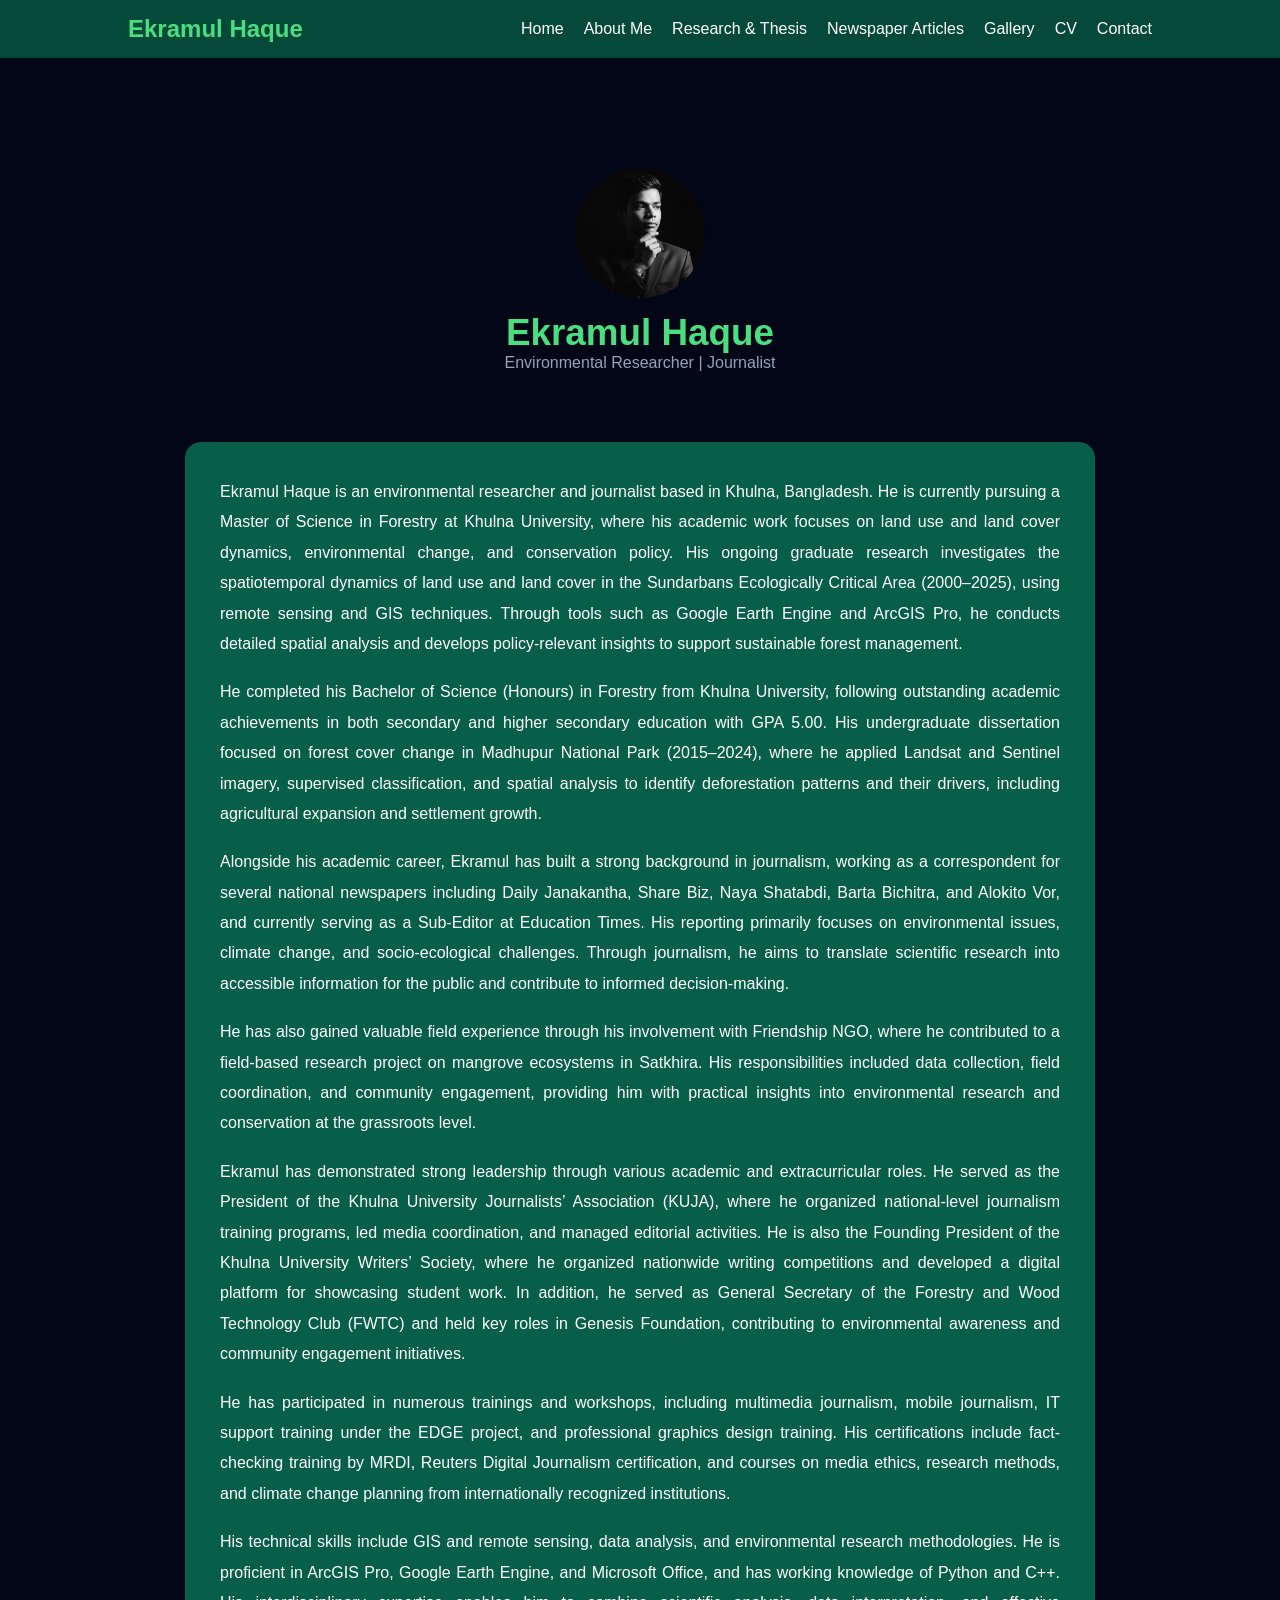
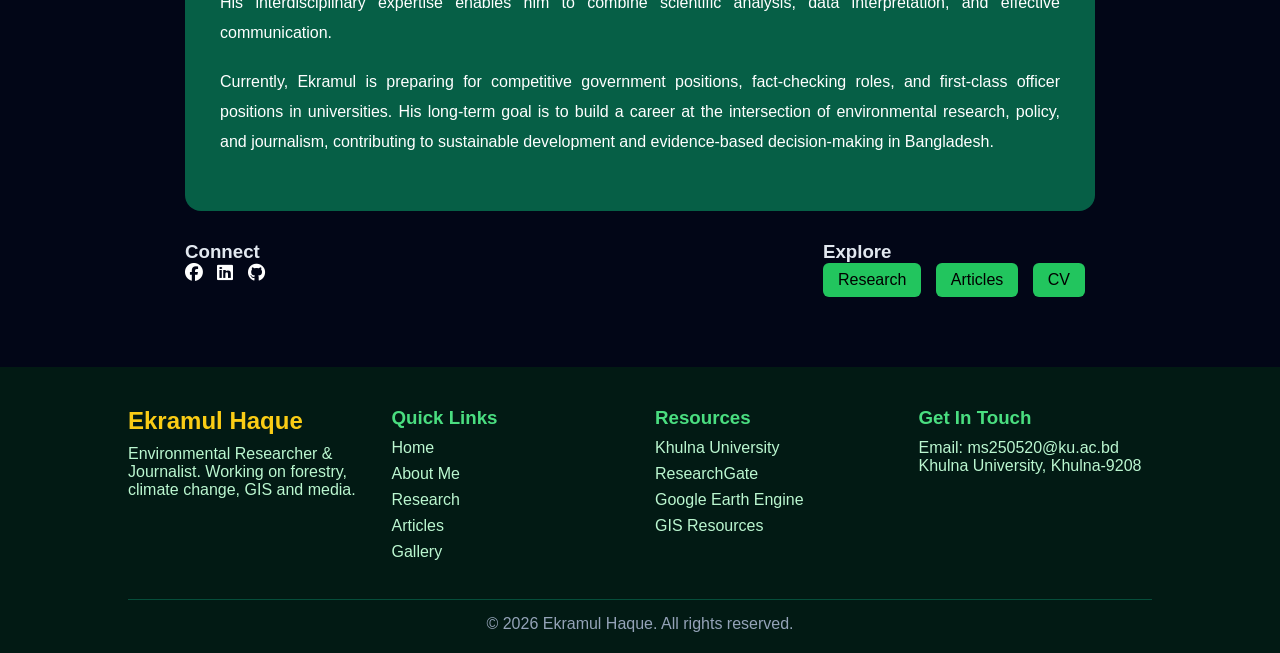
<file: about.html>
<!DOCTYPE html>
<html lang="en">
<head>
<meta charset="UTF-8">
<meta name="viewport" content="width=device-width, initial-scale=1.0">
<title>About Me</title>

<link rel="stylesheet" href="style.css">
<link href="https://fonts.googleapis.com/css2?family=Nunito:wght@300;400;600&display=swap" rel="stylesheet">
<link href="https://fonts.googleapis.com/css2?family=Inter:wght@300;400;600;700&display=swap" rel="stylesheet">
<link rel="stylesheet" href="https://cdnjs.cloudflare.com/ajax/libs/font-awesome/6.5.0/css/all.min.css">

<style>

body{
margin:0;
font-family:'Poppins',sans-serif;
background:#020617;
color:#e2e8f0;
}

/* CONTAINER */
.container{
max-width:950px;
margin:50px auto;
padding:20px;
}

/* HERO */
.hero{
text-align:center;
margin-bottom:30px;
}

.hero img{
width:130px;
height:130px;
border-radius:50%;
object-fit:cover;
margin-bottom:10px;
}

.hero h1{
margin:0;
color:#4ade80;
}

.hero p{
color:#94a3b8;
}

/* CARD */
.card{
background:#065f46;
padding:35px;
border-radius:16px;
line-height:1.9;
font-size:16px;
}

  .card p{
font-weight:300;   /* paragraph thin */
line-height:1.9;
}

.card{
font-size:16px;
line-height:1.9;
}

h1, h2{
font-weight:600;   /* heading strong */
}
  
.card p{
margin-bottom:18px;
text-align:justify;
}

/* FOOT */
.bottom{
display:flex;
justify-content:space-between;
flex-wrap:wrap;
margin-top:30px;
gap:20px;
}

.social a{
margin-right:10px;
font-size:18px;
color:white;
}

.links a{
display:inline-block;
margin-right:10px;
padding:8px 15px;
background:#22c55e;
color:black;
border-radius:6px;
text-decoration:none;
}

/* MOBILE */
@media(max-width:768px){
.container{padding:15px;}
.card{padding:25px;}
}

</style>

</head>

<body>

<div id="header"></div>

<div class="container">

<!-- HERO -->
<div class="hero">
<img src="images/profile.jpg">
<h1>Ekramul Haque</h1>
<p>Environmental Researcher | Journalist</p>
</div>

<!-- ABOUT TEXT -->
<div class="card">

<p>
Ekramul Haque is an environmental researcher and journalist based in Khulna, Bangladesh. He is currently pursuing a Master of Science in Forestry at Khulna University, where his academic work focuses on land use and land cover dynamics, environmental change, and conservation policy. His ongoing graduate research investigates the spatiotemporal dynamics of land use and land cover in the Sundarbans Ecologically Critical Area (2000–2025), using remote sensing and GIS techniques. Through tools such as Google Earth Engine and ArcGIS Pro, he conducts detailed spatial analysis and develops policy-relevant insights to support sustainable forest management.
</p>

<p>
He completed his Bachelor of Science (Honours) in Forestry from Khulna University, following outstanding academic achievements in both secondary and higher secondary education with GPA 5.00. His undergraduate dissertation focused on forest cover change in Madhupur National Park (2015–2024), where he applied Landsat and Sentinel imagery, supervised classification, and spatial analysis to identify deforestation patterns and their drivers, including agricultural expansion and settlement growth.
</p>

<p>
Alongside his academic career, Ekramul has built a strong background in journalism, working as a correspondent for several national newspapers including Daily Janakantha, Share Biz, Naya Shatabdi, Barta Bichitra, and Alokito Vor, and currently serving as a Sub-Editor at Education Times. His reporting primarily focuses on environmental issues, climate change, and socio-ecological challenges. Through journalism, he aims to translate scientific research into accessible information for the public and contribute to informed decision-making.
</p>

<p>
He has also gained valuable field experience through his involvement with Friendship NGO, where he contributed to a field-based research project on mangrove ecosystems in Satkhira. His responsibilities included data collection, field coordination, and community engagement, providing him with practical insights into environmental research and conservation at the grassroots level.
</p>

<p>
Ekramul has demonstrated strong leadership through various academic and extracurricular roles. He served as the President of the Khulna University Journalists’ Association (KUJA), where he organized national-level journalism training programs, led media coordination, and managed editorial activities. He is also the Founding President of the Khulna University Writers’ Society, where he organized nationwide writing competitions and developed a digital platform for showcasing student work. In addition, he served as General Secretary of the Forestry and Wood Technology Club (FWTC) and held key roles in Genesis Foundation, contributing to environmental awareness and community engagement initiatives.
</p>

<p>
He has participated in numerous trainings and workshops, including multimedia journalism, mobile journalism, IT support training under the EDGE project, and professional graphics design training. His certifications include fact-checking training by MRDI, Reuters Digital Journalism certification, and courses on media ethics, research methods, and climate change planning from internationally recognized institutions.
</p>

<p>
His technical skills include GIS and remote sensing, data analysis, and environmental research methodologies. He is proficient in ArcGIS Pro, Google Earth Engine, and Microsoft Office, and has working knowledge of Python and C++. His interdisciplinary expertise enables him to combine scientific analysis, data interpretation, and effective communication.
</p>

<p>
Currently, Ekramul is preparing for competitive government positions, fact-checking roles, and first-class officer positions in universities. His long-term goal is to build a career at the intersection of environmental research, policy, and journalism, contributing to sustainable development and evidence-based decision-making in Bangladesh.
</p>

</div>

<!-- FOOT -->
<div class="bottom">

<div class="social">
<h3>Connect</h3>
<a href="#"><i class="fab fa-facebook"></i></a>
<a href="#"><i class="fab fa-linkedin"></i></a>
<a href="#"><i class="fab fa-github"></i></a>
</div>

<div class="links">
<h3>Explore</h3>
<a href="research.html">Research</a>
<a href="articles.html">Articles</a>
<a href="cv.html">CV</a>
</div>

</div>

</div>

<div id="footer"></div>

<script src="header.js"></script>

</body>
</html>
</file>
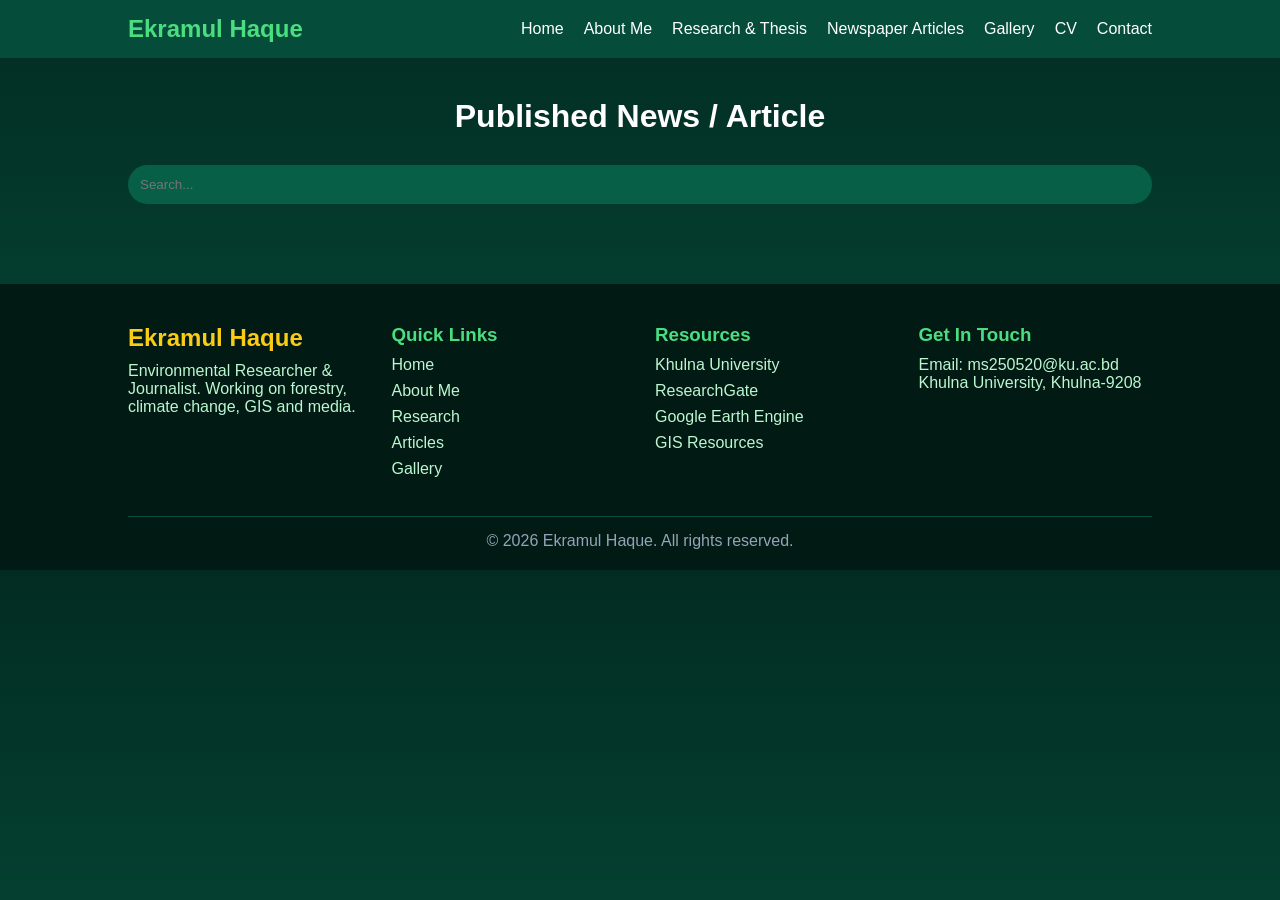
<file: articles.html>
<!DOCTYPE html>
<html lang="bn">
<head>
<meta charset="UTF-8">
<meta name="viewport" content="width=device-width, initial-scale=1.0">

<title>Articles</title>

<link rel="stylesheet" href="style.css">

<!-- ✅ SolaimanLipi Font -->
<link href="https://fonts.maateen.me/solaiman-lipi/font.css" rel="stylesheet">

<style>

body{
font-family: 'SolaimanLipi', sans-serif;
}

/* SEARCH */
#search{
width:100%;
padding:12px;
margin-bottom:20px;
background:#065f46;
color:white;
border:none;
border-radius:25px;
}

/* CATEGORY */
.categories{
display:flex;
gap:10px;
flex-wrap:wrap;
margin-bottom:20px;
}

.cat-btn{
padding:6px 14px;
background:#064e3b;
border-radius:20px;
cursor:pointer;
color:white;
}

.cat-btn:hover{
background:#22c55e;
color:black;
}

/* GRID */
.gallery{
display:grid;
grid-template-columns:repeat(auto-fit,minmax(250px,1fr));
gap:20px;
}

/* CARD */
.card{
background:#065f46;
border-radius:12px;
overflow:hidden;
cursor:pointer;
color:white;
}

.card img{
width:100%;
height:220px;
object-fit:contain; /* 🔥 full image visible */
background:#022c22;
}

.card-body{
padding:12px;
line-height:1.5;
}

/* MODAL */
.modal{
position:fixed;
top:0;left:0;
width:100%;height:100%;
background:rgba(0,0,0,0.9);
display:none;
justify-content:center;
align-items:center;
z-index:9999;
}

.modal-content{
padding:25px;
border-radius:12px;
width:90%;
max-width:900px;
max-height:90vh;
overflow:auto;
line-height:1.8;
font-size:17px;
}

/* 🎨 CATEGORY COLORS (ONLY MODAL) */
.modal-content.campus{
background:#7dd3fc;
color:#022c22; /* 🔥 dark text */
}

.modal-content.environment{
background:#064e3b;
color:white;
}

.modal-content.features{
background:#7c3aed;
color:white;
}

.modal-content.country{
background:#7c3aed;
color:white;
}

.modal-content.khulna{
background:#92400e;
color:white;
}

.modal-content.default{
background:#022c22;
color:white;
}

.modal img{
width:100%;
max-height:420px;
object-fit:contain;
margin:15px 0;
}

/* CLOSE */
.close{
position:absolute;
top:20px;
right:30px;
font-size:32px;
color:white;
cursor:pointer;
}

/* BUTTON */
.btn{
display:inline-block;
margin:12px 10px 0 0;
padding:10px 18px;
background:#22c55e;
color:black;
border-radius:8px;
text-decoration:none;
font-size:15px;
}

</style>

</head>

<body>

<div id="header"></div>

<div class="container">

<h1 style="text-align:center">Published News / Article</h1>

<input id="search" placeholder="Search...">

<div id="categories" class="categories"></div>

<div id="articles" class="gallery"></div>

</div>

<!-- MODAL -->
<div id="modal" class="modal">
<span class="close" onclick="closeModal()">✖</span>
<div id="modalContent" class="modal-content"></div>
</div>

<div id="footer"></div>

<script>

const spaceId = "ca2wujfe3emd";
const accessToken = "e44CFNyOf4TaY2Qnze4Vr18ny7EGnPR9XYH-9oemanQ";

/* FETCH */
fetch(`https://cdn.contentful.com/spaces/${spaceId}/entries?access_token=${accessToken}&content_type=newsArticles&include=2`)
.then(res=>res.json())
.then(data=>{

let items=data.items;
let assets=data.includes.Asset;

let assetMap={};
assets.forEach(a=>{
assetMap[a.sys.id]="https:"+a.fields.file.url;
});

let all=[];
let categories=new Set();

items.forEach(i=>{

let f=i.fields;

let content=parseRichText(f.content);

let obj={
title:f.title,
writer:f.writer,
category:f.category,
newspaper:f.newspaper,
date:f.date,
image: assetMap[f.photo.sys.id],
content:content,
source:f.source,
archive:f.archive
};

all.push(obj);
categories.add(obj.category);
});

/* CATEGORY BUTTON */
let catDiv=document.getElementById("categories");

let allBtn=document.createElement("div");
allBtn.innerText="All";
allBtn.className="cat-btn";
allBtn.onclick=()=>render(all);
catDiv.appendChild(allBtn);

[...categories].forEach(c=>{
let btn=document.createElement("div");
btn.innerText=c;
btn.className="cat-btn";

btn.onclick=()=>{
render(all.filter(i=>i.category===c));
};

catDiv.appendChild(btn);
});

render(all);

/* SEARCH */
document.getElementById("search").addEventListener("keyup",function(){

let v=this.value.toLowerCase();

render(all.filter(i=>
i.title.toLowerCase().includes(v)
));

});

});

/* RICH TEXT FIX */
function parseRichText(rich){

if(!rich) return "";

return rich.content.map(block=>{
return block.content.map(t=>t.value).join("");
}).join("<br><br>");

}

/* COLOR */
function getColor(c){

c=c.toLowerCase();

if(c==="campus") return "campus";
if(c==="environment") return "environment";
if(c==="features") return "features";
if(c==="khulna") return "khulna";

return "default";

}

/* RENDER */
function render(list){

let container=document.getElementById("articles");
container.innerHTML="";

list.forEach(i=>{

let div=document.createElement("div");
div.className="card";

div.innerHTML=`
<img src="${i.image}">
<div class="card-body">
<b>${i.title}</b><br>
${i.newspaper} | ${i.date}
</div>
`;

div.onclick=()=>openModal(i);

container.appendChild(div);

});

}

/* MODAL */
function openModal(i){

modal.style.display="flex";

/* 🔥 COLOR APPLY */
modalContent.className="modal-content "+getColor(i.category);

modalContent.innerHTML=`

<div>${i.category} (${i.newspaper})</div>

<h2 style="
font-size:32px;
margin:15px 0 12px;
line-height:1.4;
font-weight:bold;
">
${i.title}
</h2>

<div style="
margin-bottom:20px;
font-size:16px;
opacity:0.9;
">
${i.writer} (${i.date})
</div>

<img src="${i.image}">

<p>${i.content}</p>

<a href="${i.source}" target="_blank" class="btn">Source</a>
<a href="${i.archive}" target="_blank" class="btn">Archive</a>

`;

}

function closeModal(){
modal.style.display="none";
}

</script>

<!-- HEADER FOOTER -->
<script src="header.js"></script>

</body>
</html>
</file>
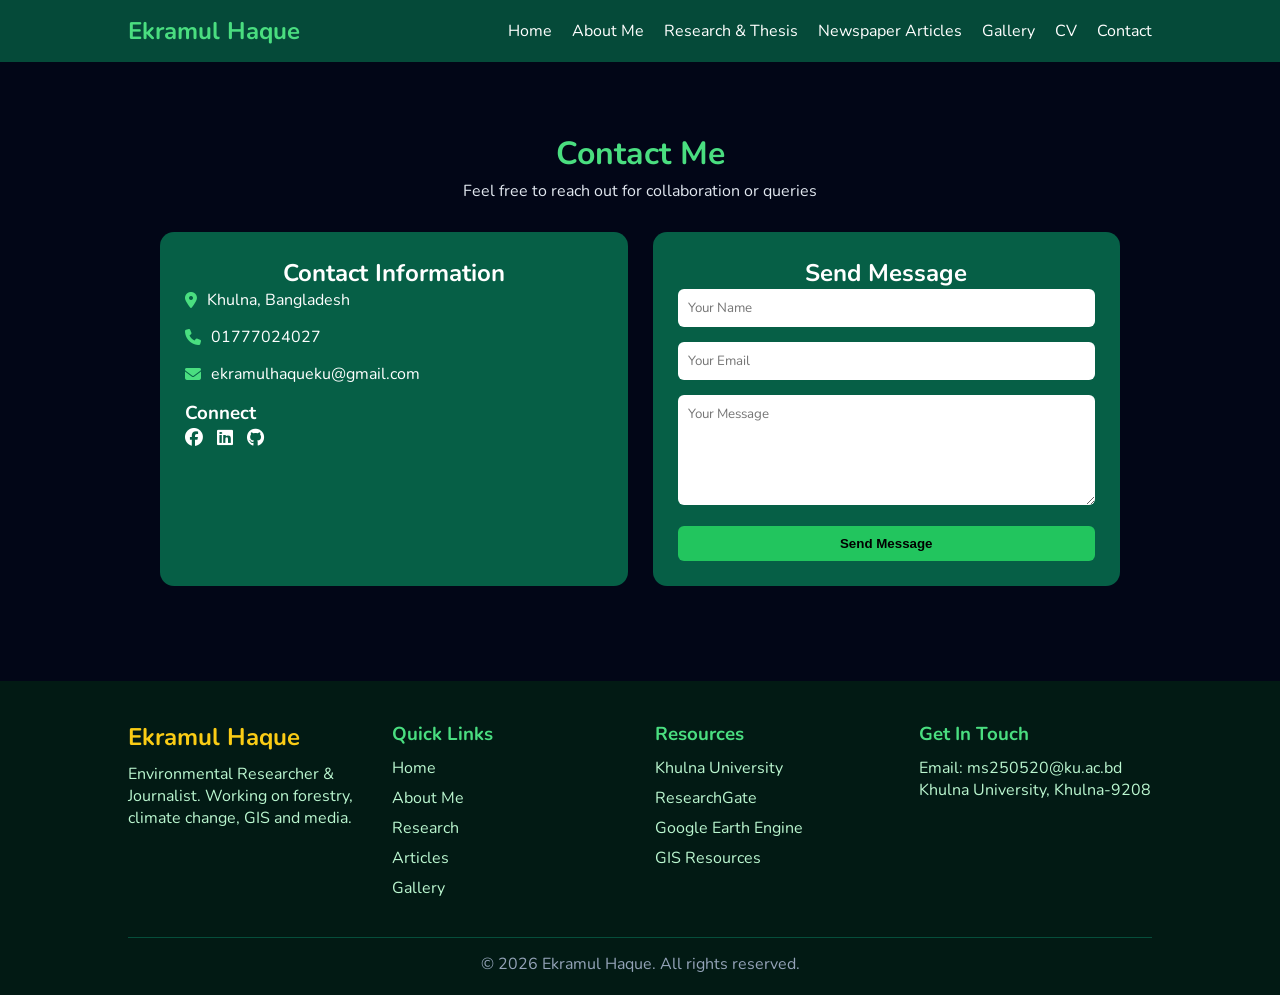
<file: contact.html>
<!DOCTYPE html>
<html lang="en">
<head>
<meta charset="UTF-8">
<meta name="viewport" content="width=device-width, initial-scale=1.0">
<title>Contact</title>

<link rel="stylesheet" href="style.css">

<link href="https://fonts.googleapis.com/css2?family=Nunito:wght@300;400;600&display=swap" rel="stylesheet">
<link rel="stylesheet" href="https://cdnjs.cloudflare.com/ajax/libs/font-awesome/6.5.0/css/all.min.css">

<style>

body{
margin:0;
font-family:'Nunito', sans-serif;
background:#020617;
color:#e2e8f0;
}

/* CONTAINER */
.container{
max-width:1000px;
margin:50px auto;
padding:20px;
}

/* TITLE */
.title{
text-align:center;
margin-bottom:30px;
}

.title h1{
color:#4ade80;
margin-bottom:5px;
}

/* GRID */
.grid{
display:grid;
grid-template-columns:1fr 1fr;
gap:25px;
}

/* CARD */
.card{
background:#065f46;
padding:25px;
border-radius:14px;
}

/* INFO */
.info div{
margin-bottom:15px;
display:flex;
align-items:center;
gap:10px;
}

.info i{
color:#4ade80;
}

/* SOCIAL */
.social a{
margin-right:10px;
font-size:18px;
color:white;
}

/* FORM */
form input, form textarea{
width:100%;
padding:10px;
margin-bottom:15px;
border:none;
border-radius:6px;
outline:none;
font-family:'Nunito', sans-serif;
}

button{
width:100%;
padding:10px;
background:#22c55e;
border:none;
border-radius:6px;
font-weight:600;
cursor:pointer;
}

/* MOBILE */
@media(max-width:768px){
.grid{grid-template-columns:1fr;}
}

</style>

</head>

<body>

<div id="header"></div>

<div class="container">

<!-- TITLE -->
<div class="title">
<h1>Contact Me</h1>
<p>Feel free to reach out for collaboration or queries</p>
</div>

<div class="grid">

<!-- LEFT INFO -->
<div class="card">

<h2>Contact Information</h2>

<div class="info">
<div><i class="fas fa-map-marker-alt"></i> Khulna, Bangladesh</div>
<div><i class="fas fa-phone"></i> 01777024027</div>
<div><i class="fas fa-envelope"></i> ekramulhaqueku@gmail.com</div>
</div>

<h3>Connect</h3>

<div class="social">
<a href="#"><i class="fab fa-facebook"></i></a>
<a href="#"><i class="fab fa-linkedin"></i></a>
<a href="#"><i class="fab fa-github"></i></a>
</div>

</div>

<!-- RIGHT FORM -->
<div class="card">

<h2>Send Message</h2>

<form action="https://formspree.io/f/xjgpaopd" method="POST">

<input type="text" name="name" placeholder="Your Name" required>

<input type="email" name="email" placeholder="Your Email" required>

<textarea name="message" rows="5" placeholder="Your Message" required></textarea>

<button type="submit">Send Message</button>

</form>

</div>

</div>

</div>

<div id="footer"></div>

<script src="header.js"></script>
</body>
</html>
</file>
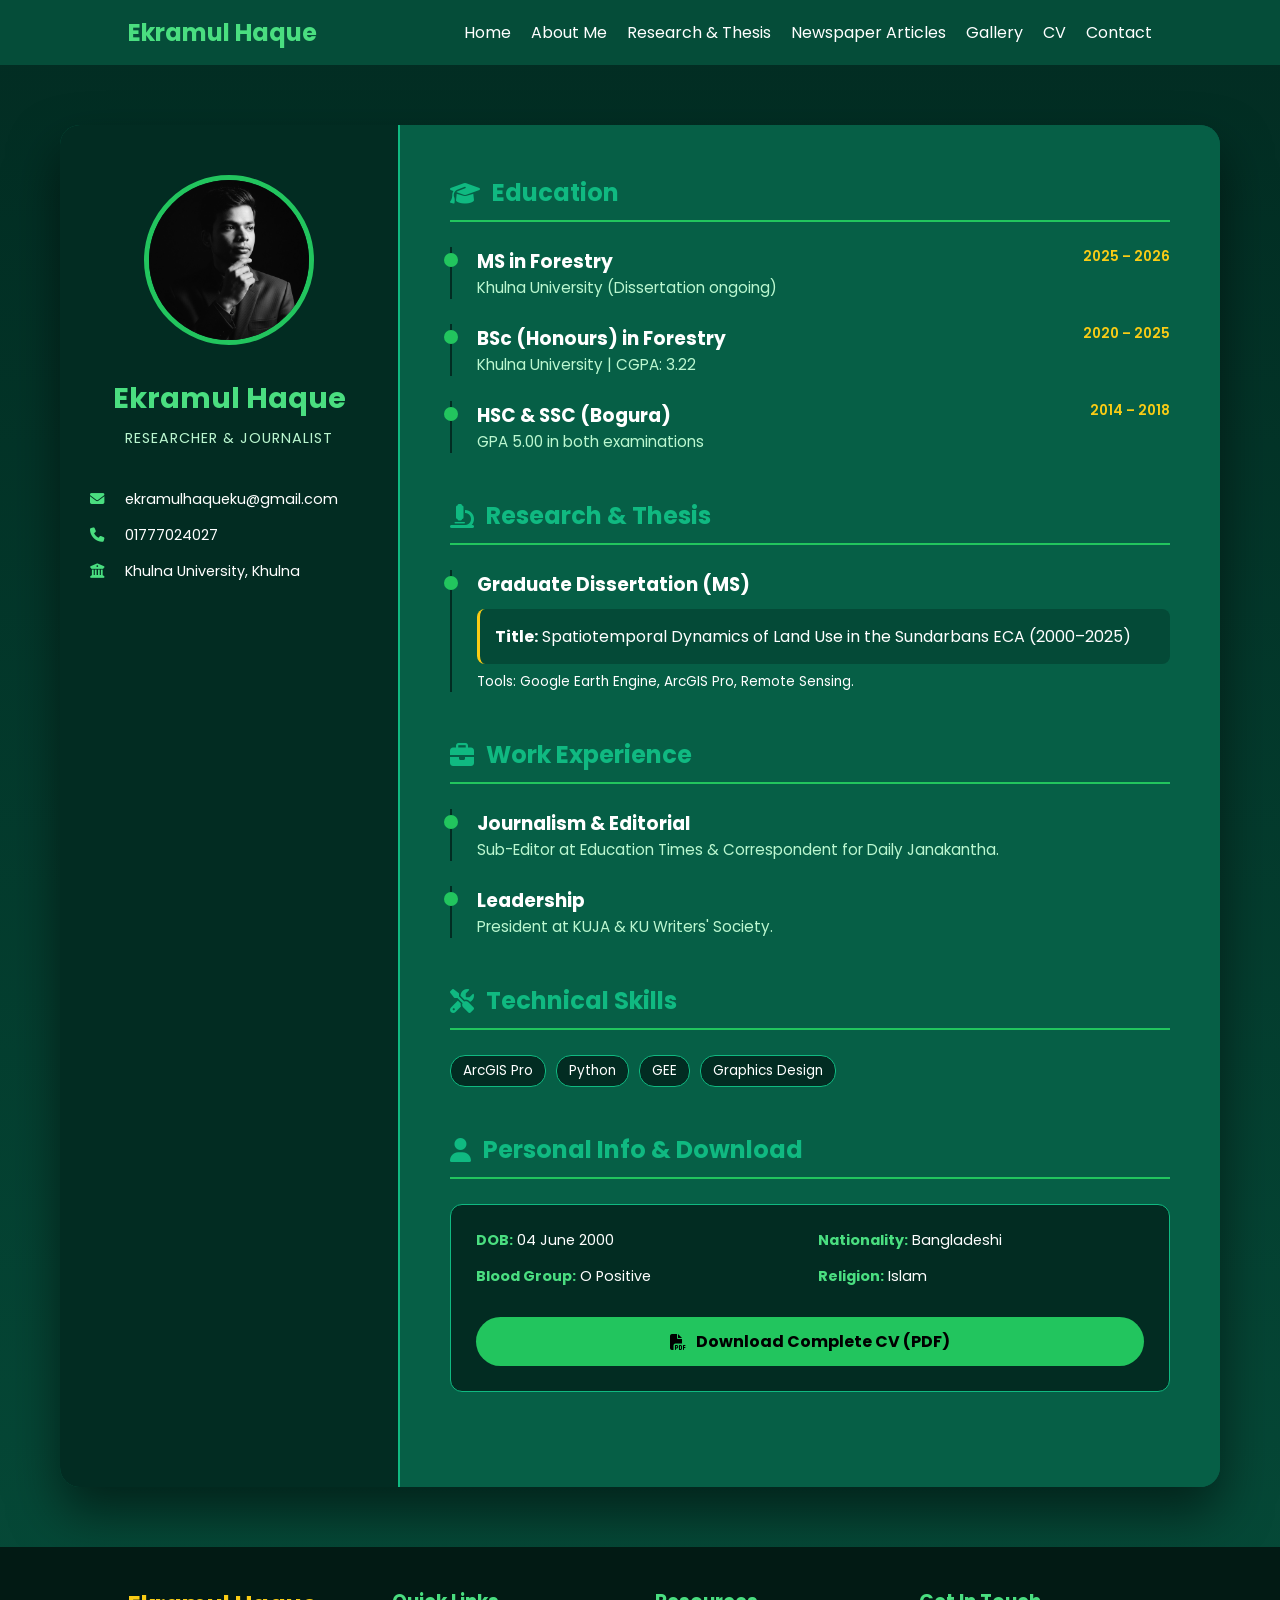
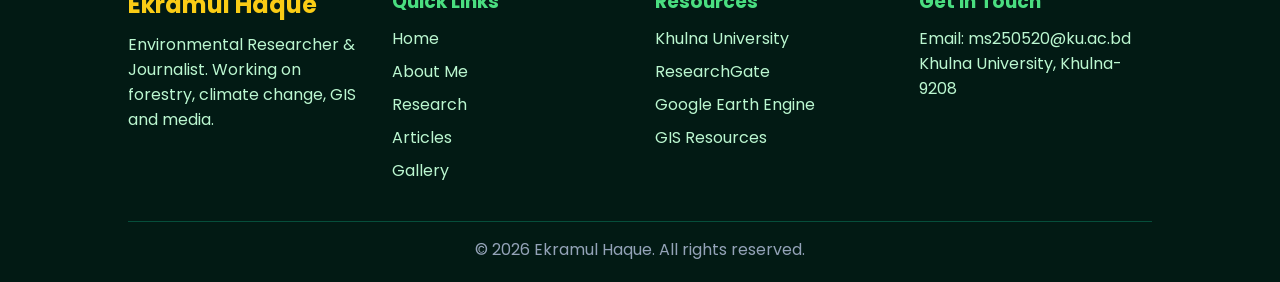
<file: cv.html>
<!DOCTYPE html>
<html lang="en">
<head>
<meta charset="UTF-8">
<meta name="viewport" content="width=device-width, initial-scale=1.0">
<title>CV | Ekramul Haque | Forestry & Journalism Portfolio</title>

<link href="https://fonts.googleapis.com/css2?family=Poppins:wght@300;400;500;600;700&display=swap" rel="stylesheet">
<link rel="stylesheet" href="https://cdnjs.cloudflare.com/ajax/libs/font-awesome/6.5.0/css/all.min.css">
<link rel="stylesheet" href="style.css">

<style>
    /* Ensuring Header & Footer Alignment */
    #header header {
        position: sticky !important;
        top: 0;
        width: 100%;
        display: flex !important;
        justify-content: space-between !important;
        align-items: center !important;
        z-index: 1000;
        background: rgba(6, 78, 59, 0.98) !important;
        padding: 15px 10% !important;
    }

    /* Mobile Menu Fix */
    @media (max-width: 768px) {
        #header nav {
            display: none !important;
            flex-direction: column;
            position: absolute;
            top: 100%;
            right: 10%;
            background: #022c22;
            padding: 15px;
            border-radius: 10px;
            width: 180px;
            border: 1px solid #22c55e;
        }
        #header nav.active { display: flex !important; }
    }

    /* Main CV Layout */
    .cv-section-wrapper {
        max-width: 1200px;
        margin: 60px auto;
        padding: 0 20px;
        font-family: 'Poppins', sans-serif;
    }

    .cv-layout {
        display: grid;
        grid-template-columns: 340px 1fr;
        background: #065f46;
        border-radius: 20px;
        overflow: hidden;
        box-shadow: 0 25px 50px rgba(0,0,0,0.5);
        color: white;
    }

    /* --- SIDEBAR --- */
    .cv-sidebar {
        background: #022c22;
        padding: 50px 30px;
        text-align: center;
        border-right: 2px solid #10b981;
    }

    .cv-sidebar img.profile-pic {
        width: 170px; height: 170px;
        border-radius: 50%; border: 5px solid #22c55e;
        object-fit: cover; margin-bottom: 25px;
    }

    .cv-sidebar h1 { color: #4ade80; font-size: 1.8rem; margin-bottom: 8px; }
    .cv-sidebar .tagline { color: #bbf7d0; font-size: 0.9rem; text-transform: uppercase; letter-spacing: 1px; margin-bottom: 40px; }

    .contact-block { text-align: left; font-size: 0.9rem; }
    .contact-item { display: flex; align-items: center; margin-bottom: 15px; }
    .contact-item i { color: #4ade80; width: 25px; margin-right: 10px; }

    /* --- MAIN CONTENT --- */
    .cv-main { background: #065f46; padding: 50px; }
    .cv-section { margin-bottom: 45px; }
    .cv-section-title {
        color: #10b981; font-size: 1.5rem; border-bottom: 2px solid #22c55e;
        padding-bottom: 10px; margin-bottom: 25px; display: flex; align-items: center; gap: 12px;
    }

    .entry { position: relative; padding-left: 25px; border-left: 2px solid #022c22; margin-bottom: 25px; }
    .entry::before {
        content: ""; position: absolute; left: -8px; top: 6px;
        width: 14px; height: 14px; background: #22c55e; border-radius: 50%;
    }
    .entry-header { display: flex; justify-content: space-between; }
    .entry-date { color: #facc15; font-weight: 600; font-size: 0.85rem; }
    .entry-sub { color: #bbf7d0; font-size: 0.95rem; margin-bottom: 5px; }
    .thesis-block { background: rgba(2, 44, 34, 0.4); padding: 15px; border-radius: 8px; border-left: 3px solid #facc15; margin-top: 10px; }

    /* Personal & Download Bottom Styling */
    .bottom-info-card {
        background: #022c22; padding: 25px; border-radius: 12px;
        margin-top: 20px; border: 1px solid #10b981;
    }
    .p-grid { display: grid; grid-template-columns: 1fr 1fr; gap: 15px; font-size: 0.9rem; }
    .p-grid b { color: #4ade80; }

    .btn-download {
        display: inline-flex; align-items: center; gap: 10px;
        background: #22c55e; color: black; padding: 12px 30px;
        border-radius: 30px; text-decoration: none; font-weight: bold;
        margin-top: 30px; transition: 0.3s; width: 100%; justify-content: center;
    }
    .btn-download:hover { background: #4ade80; transform: translateY(-3px); }

    @media (max-width: 950px) {
        .cv-layout { grid-template-columns: 1fr; }
        .cv-sidebar { border-right: none; border-bottom: 3px solid #10b981; }
        .cv-main { padding: 30px 20px; }
        .p-grid { grid-template-columns: 1fr; }
    }
</style>
</head>

<body>

<div id="header"></div>

<div class="cv-section-wrapper">
    <div class="cv-layout">
        
        <aside class="cv-sidebar">
            <img src="images/profile.jpg" alt="Ekramul Haque" class="profile-pic">
            <h1>Ekramul Haque</h1>
            <p class="tagline">Researcher & Journalist</p>

            <div class="contact-block">
                <div class="contact-item"><i class="fas fa-envelope"></i> <span>ekramulhaqueku@gmail.com</span></div>
                <div class="contact-item"><i class="fas fa-phone"></i> <span>01777024027</span></div>
                <div class="contact-item"><i class="fas fa-university"></i> <span>Khulna University, Khulna</span></div>
            </div>
        </aside>

        <main class="cv-main">
            
            <section class="cv-section">
                <h2 class="cv-section-title"><i class="fas fa-graduation-cap"></i> Education</h2>
                <div class="entry">
                    <div class="entry-header"><h3>MS in Forestry</h3> <span class="entry-date">2025 – 2026</span></div>
                    <p class="entry-sub">Khulna University (Dissertation ongoing)</p>
                </div>
                <div class="entry">
                    <div class="entry-header"><h3>BSc (Honours) in Forestry</h3> <span class="entry-date">2020 – 2025</span></div>
                    <p class="entry-sub">Khulna University | CGPA: 3.22</p>
                </div>
                <div class="entry">
                    <div class="entry-header"><h3>HSC & SSC (Bogura)</h3> <span class="entry-date">2014 – 2018</span></div>
                    <p class="entry-sub">GPA 5.00 in both examinations</p>
                </div>
            </section>

            <section class="cv-section">
                <h2 class="cv-section-title"><i class="fas fa-microscope"></i> Research & Thesis</h2>
                <div class="entry">
                    <h3>Graduate Dissertation (MS)</h3>
                    <div class="thesis-block"><strong>Title:</strong> Spatiotemporal Dynamics of Land Use in the Sundarbans ECA (2000–2025)</div>
                    <p style="font-size:0.85rem; margin-top:8px;">Tools: Google Earth Engine, ArcGIS Pro, Remote Sensing.</p>
                </div>
            </section>

            <section class="cv-section">
                <h2 class="cv-section-title"><i class="fas fa-briefcase"></i> Work Experience</h2>
                <div class="entry">
                    <h3>Journalism & Editorial</h3>
                    <p class="entry-sub">Sub-Editor at Education Times & Correspondent for Daily Janakantha.</p>
                </div>
                <div class="entry">
                    <h3>Leadership</h3>
                    <p class="entry-sub">President at KUJA & KU Writers' Society.</p>
                </div>
            </section>

            <section class="cv-section">
                <h2 class="cv-section-title"><i class="fas fa-tools"></i> Technical Skills</h2>
                <div style="display:flex; flex-wrap:wrap; gap:10px;">
                    <span style="background:#022c22; padding:5px 12px; border-radius:15px; border:1px solid #10b981; font-size:0.85rem;">ArcGIS Pro</span>
                    <span style="background:#022c22; padding:5px 12px; border-radius:15px; border:1px solid #10b981; font-size:0.85rem;">Python</span>
                    <span style="background:#022c22; padding:5px 12px; border-radius:15px; border:1px solid #10b981; font-size:0.85rem;">GEE</span>
                    <span style="background:#022c22; padding:5px 12px; border-radius:15px; border:1px solid #10b981; font-size:0.85rem;">Graphics Design</span>
                </div>
            </section>

            <section class="cv-section">
                <h2 class="cv-section-title"><i class="fas fa-user"></i> Personal Info & Download</h2>
                <div class="bottom-info-card">
                    <div class="p-grid">
                        <div><b>DOB:</b> 04 June 2000</div>
                        <div><b>Nationality:</b> Bangladeshi</div>
                        <div><b>Blood Group:</b> O Positive</div>
                        <div><b>Religion:</b> Islam</div>
                    </div>
                    <a href="Ekramuls CV.pdf" download class="btn-download">
                        <i class="fas fa-file-pdf"></i> Download Complete CV (PDF)
                    </a>
                </div>
            </section>

        </main>
    </div>
</div>

<div id="footer"></div>

<script>
    function toggleMenu(){
        const menu = document.getElementById("menu");
        if(menu) menu.classList.toggle("active");
    }

    fetch("header.html").then(r => r.text()).then(d => { document.getElementById("header").innerHTML = d; });
    fetch("footer.html").then(r => r.text()).then(d => { document.getElementById("footer").innerHTML = d; });
</script>

</body>
</html>
</file>
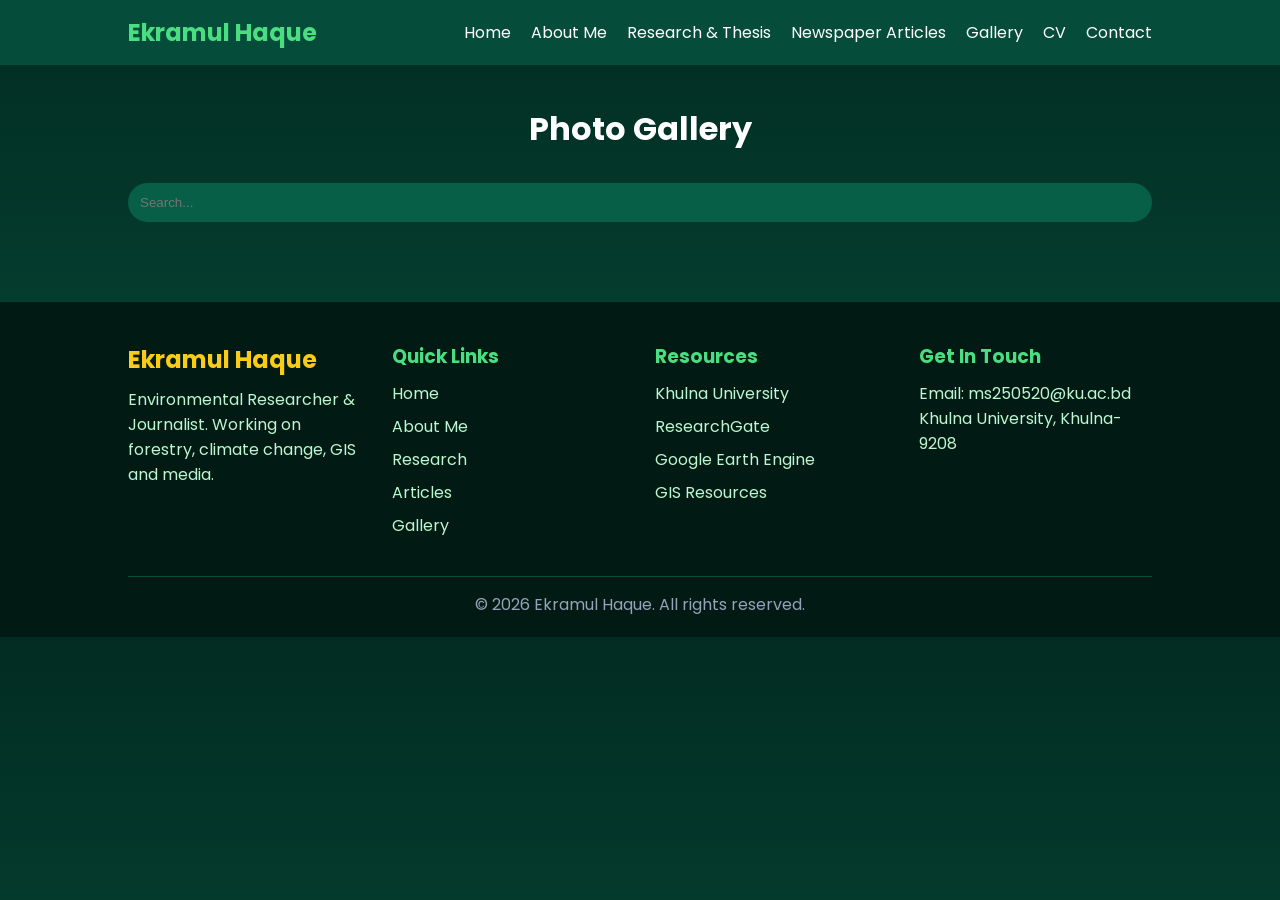
<file: gallery.html>
<!DOCTYPE html>
<html>
<head>
<meta charset="UTF-8">
<meta name="viewport" content="width=device-width, initial-scale=1.0">
<title>Gallery</title>

<link rel="stylesheet" href="style.css">
<link href="https://fonts.googleapis.com/css2?family=Poppins:wght@300;500;700&display=swap" rel="stylesheet">
  
<style>
body{
font-family:'Poppins',sans-serif;
}
  
#search{
width:100%;
padding:12px;
margin-bottom:20px;
background:#065f46;
color:white;
border:none;
border-radius:25px;
}

.categories{
display:flex;
gap:10px;
flex-wrap:wrap;
margin-bottom:20px;
}

.cat-btn{
padding:6px 14px;
background:#064e3b;
border-radius:20px;
cursor:pointer;
}

.cat-btn:hover{
background:#22c55e;
color:black;
}

.gallery{
display:grid;
grid-template-columns:repeat(auto-fit,minmax(250px,1fr));
gap:20px;
}

.card{
background:#065f46;
border-radius:12px;
overflow:hidden;
}

.card img{
width:100%;
height:220px;
object-fit:contain;
background:#022c22;
cursor:pointer;
}

.caption{
padding:10px;
text-align:center;
color:#bbf7d0;
font-size:14px;
}

/* 🔥 MODAL FIXED */
.modal{
position:fixed;
top:0;
left:0;
width:100%;
height:100%;
background:rgba(0,0,0,0.95);
display:none;
flex-direction:column;
justify-content:center;
align-items:center;
z-index:9999;
}

.modal img{
max-width:90%;
max-height:75%;
margin-bottom:10px;
}

.modal-caption{
color:white;
font-size:16px;
text-align:center;
z-index:10000;
}

.close{
position:absolute;
top:20px;
right:30px;
font-size:30px;
color:white;
cursor:pointer;
z-index:10000;
}

</style>

</head>

<body>

<div id="header"></div>

<div class="container">

<h1 style="text-align:center">Photo Gallery</h1>

<input id="search" placeholder="Search...">

<div id="categories" class="categories"></div>

<div id="gallery" class="gallery"></div>

</div>

<!-- MODAL -->
<div id="modal" class="modal" onclick="outsideClick(event)">
<span class="close" onclick="closeImg()">✖</span>
<img id="modalImg">
<div id="modalCaption" class="modal-caption"></div>
</div>

<div id="footer"></div>

<script>

const spaceId = "ca2wujfe3emd";
const accessToken = "e44CFNyOf4TaY2Qnze4Vr18ny7EGnPR9XYH-9oemanQ";

/* DEFAULT CATEGORY */
let defaultCategories = [
"Club","Campus","GIS","School","College","Ekramul's Photo"
];

fetch(`https://cdn.contentful.com/spaces/${spaceId}/entries?access_token=${accessToken}&content_type=gallery&include=1`)
.then(res=>res.json())
.then(data=>{

let items = data.items;
let assets = data.includes?.Asset || [];

let assetMap = {};
assets.forEach(a=>{
assetMap[a.sys.id] = "https:" + a.fields.file.url;
});

let all=[];
let categories=new Set();

/* default add */
defaultCategories.forEach(c=>categories.add(c));

items.forEach(i=>{
let f=i.fields;

let category = f.category ? f.category.trim() : "Other";

let obj={
title:f.caption || "No caption",
category:category,
image: f.image?.sys ? assetMap[f.image.sys.id] : ""
};

if(!obj.image) return;

all.push(obj);
categories.add(category);
});

/* CATEGORY BUTTON */
let catDiv=document.getElementById("categories");

let allBtn=document.createElement("div");
allBtn.innerText="All";
allBtn.className="cat-btn";
allBtn.onclick=()=>render(all);
catDiv.appendChild(allBtn);

/* dynamic category */
[...categories].sort().forEach(c=>{
let btn=document.createElement("div");
btn.innerText=c;
btn.className="cat-btn";

btn.onclick=()=>{
let filtered=all.filter(i=>i.category===c);
render(filtered);
};

catDiv.appendChild(btn);
});

render(all);

/* SEARCH */
document.getElementById("search").addEventListener("keyup",function(){
let v=this.value.toLowerCase();

let filtered=all.filter(i=>
i.title.toLowerCase().includes(v)
);

render(filtered);
});

});

/* RENDER */
function render(list){

let container=document.getElementById("gallery");
container.innerHTML="";

list.forEach(i=>{

let div=document.createElement("div");
div.className="card";

div.innerHTML=`
<img src="${i.image}" onclick="openImg('${i.image}','${i.title}')">
<div class="caption">${i.title}</div>
`;

container.appendChild(div);

});

}

/* MODAL OPEN */
function openImg(src,caption){
modal.style.display="flex";
modalImg.src=src;
modalCaption.innerText=caption;
}

/* CLOSE */
function closeImg(){
modal.style.display="none";
}

/* 🔥 CLICK OUTSIDE CLOSE */
function outsideClick(e){
if(e.target.id==="modal"){
closeImg();
}
}

/* 🔥 ESC CLOSE */
document.addEventListener("keydown",function(e){
if(e.key==="Escape"){
closeImg();
}
});

</script>

<script src="header.js"></script>

</body>
</html>
</file>
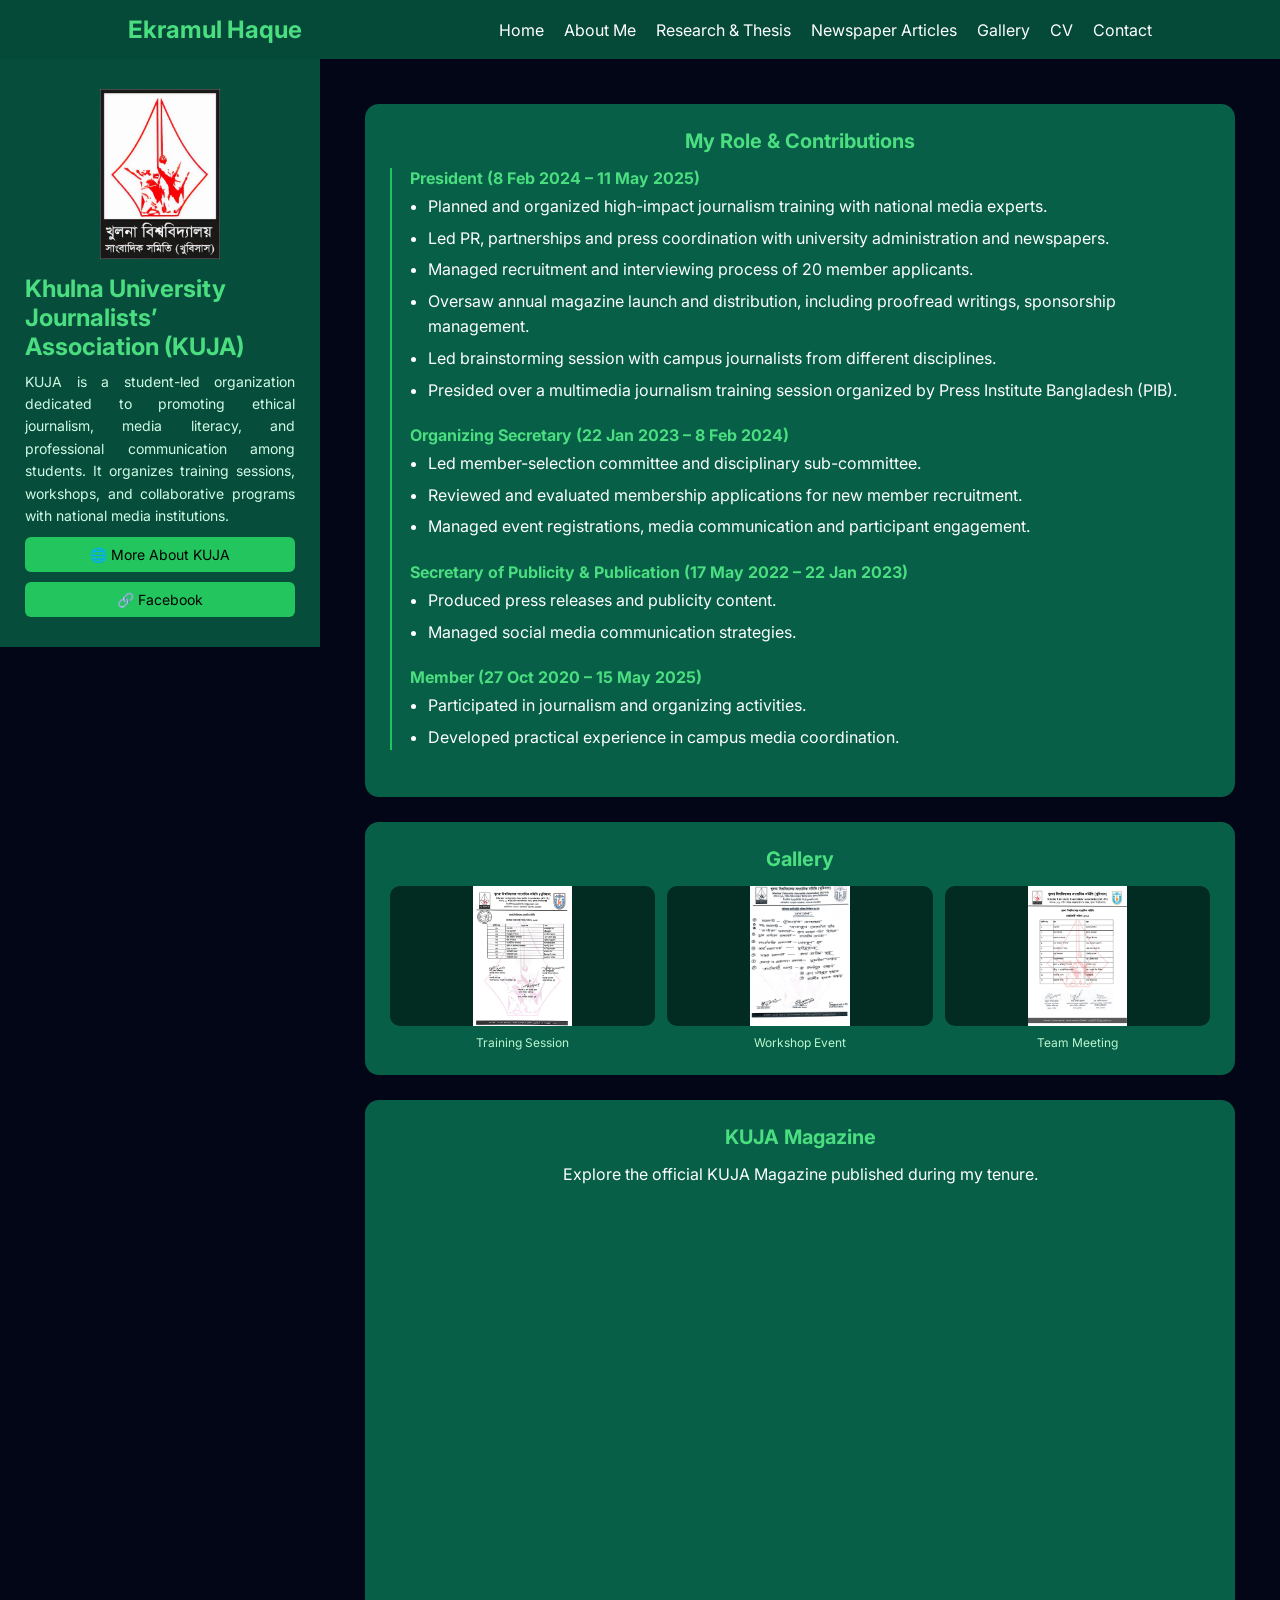
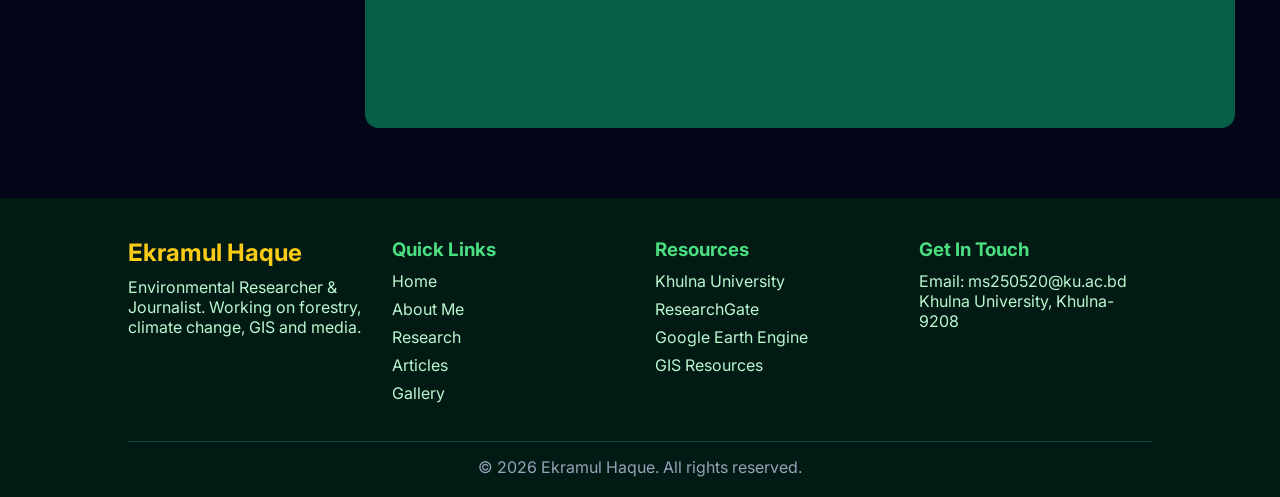
<file: kuja.html>
<!DOCTYPE html>
<html lang="en">
<head>
<meta charset="UTF-8">
<meta name="viewport" content="width=device-width, initial-scale=1.0">
<title>KUJA | Ekramul</title>

<link rel="stylesheet" href="style.css">
<link href="https://fonts.googleapis.com/css2?family=Inter:wght@300;400;600;700&display=swap" rel="stylesheet">

<style>

.img-modal{
position:fixed;
top:0;
left:0;
width:100%;
height:100%;
background:rgba(0,0,0,0.95);
display:none;
flex-direction:column;
justify-content:center;
align-items:center;
z-index:9999;
}

.img-modal img{
max-width:90%;
max-height:75%;
}

#modalCaption{
color:white;
margin-top:10px;
font-size:14px;
text-align:center;
}

.close{
position:absolute;
top:20px;
right:30px;
font-size:30px;
color:white;
cursor:pointer;
}
  
body{
margin:0;
font-family:'Inter',sans-serif;
background:#020617;
color:#e2e8f0;
}

/* WRAPPER FIX */
.wrapper{
display:grid;
grid-template-columns:320px 1fr;
min-height:100vh; /* 🔥 FIX */
}

/* SIDEBAR */
.sidebar{
background:#064e3b;
padding:30px 25px;
position:sticky;
top:0;
align-self:start; /* 🔥 FIX */
}

/* LOGO */
.sidebar img{
width:120px;
height:auto;
margin-bottom:15px;
}

/* TITLE */
.sidebar h2{
color:#4ade80;
margin-bottom:10px;
}

/* ABOUT */
.sidebar p{
font-size:14px;
color:#d1fae5;
text-align:justify;
line-height:1.6;
}

/* BUTTON */
.btn{
display:block;
margin-top:10px;
padding:9px;
text-align:center;
background:#22c55e;
color:black;
border-radius:6px;
text-decoration:none;
font-size:14px;
}

/* CONTENT */
.content{
padding:45px;
}

/* CARD */
.card{
background:#065f46;
padding:25px;
border-radius:14px;
margin-bottom:25px;
transition:0.3s;
}

.card:hover{
transform:translateY(-4px);
}

/* TITLE */
.title{
color:#4ade80;
margin-bottom:15px;
font-size:20px;
}

/* TIMELINE */
.timeline{
border-left:2px solid #22c55e;
padding-left:18px;
}

.timeline div{
margin-bottom:22px;
text-align:left;
}

/* ROLE TITLE */
.timeline b{
display:block;
margin-bottom:6px;
color:#4ade80;
}

/* LIST */
ul{
padding-left:18px;
}

li{
margin-bottom:6px;
line-height:1.6;
}

/* GALLERY */
.gallery{
display:grid;
grid-template-columns:repeat(auto-fit,minmax(160px,1fr));
gap:12px;
}

.gallery-item{
text-align:center;
}

.gallery img{
width:100%;
height:140px;
object-fit:contain; /* 🔥 FULL IMAGE */
background:#022c22;
border-radius:10px;
cursor:pointer;
}

.gallery-caption{
font-size:12px;
color:#bbf7d0;
margin-top:5px;
}

.gallery img:hover{
transform:scale(1.05);
}

/* MOBILE */
@media(max-width:768px){

.wrapper{
grid-template-columns:1fr;
}

.sidebar{
position:relative;
}

.content{
padding:20px;
}

}

</style>

</head>

<body>

<div id="header"></div>

<div class="wrapper">

<!-- SIDEBAR -->
<div class="sidebar">

<img src="images/kuja.png" style="display: block; margin-left: auto; margin-right: auto;">

<h2>Khulna University Journalists’ Association (KUJA)</h2>

<p>
KUJA is a student-led organization dedicated to promoting ethical journalism, media literacy, and professional communication among students. It organizes training sessions, workshops, and collaborative programs with national media institutions.
</p>

<a href="kujaweb.html" class="btn">🌐 More About KUJA</a>
<a href="https://www.facebook.com/kujaofficial2020" class="btn">🔗 Facebook</a>

</div>

<!-- CONTENT -->
<div class="content">

<div class="card">
<h2 class="title">My Role & Contributions</h2>

<div class="timeline">

<div>
<b>President (8 Feb 2024 – 11 May 2025)</b>
<ul>
<li>Planned and organized high-impact journalism training with national media experts. </li>
<li>Led PR, partnerships and press coordination with university administration and newspapers. </li>
<li>Managed recruitment and interviewing process of 20 member applicants. </li>
<li>Oversaw annual magazine launch and distribution, including proofread writings, sponsorship management. </li>
<li>Led brainstorming session with campus journalists from different disciplines. </li>
<li>Presided over a multimedia journalism training session organized by Press Institute Bangladesh (PIB). </li>
</ul>
</div>

<div>
<b>Organizing Secretary (22 Jan 2023 – 8 Feb 2024)</b>
<ul>
<li>Led member-selection committee and disciplinary sub-committee. </li>
<li>Reviewed and evaluated membership applications for new member recruitment. </li>
<li>Managed event registrations, media communication and participant engagement. </li>
</ul>
</div>

<div>
<b>Secretary of Publicity & Publication (17 May 2022 – 22 Jan 2023)</b>
<ul>
<li>Produced press releases and publicity content.</li>
<li>Managed social media communication strategies.</li>
</ul>
</div>

<div>
<b>Member (27 Oct 2020 – 15 May 2025)</b>
<ul>
<li>Participated in journalism and organizing activities.</li>
<li>Developed practical experience in campus media coordination.</li>
</ul>
</div>

</div>

</div>

<div class="card">
<h2 class="title">Gallery</h2>

<div class="gallery">

<div class="gallery-item">
<img src="images/kuja1.jpg" onclick="openImg(this.src,'Training Session')">
<div class="gallery-caption">Training Session</div>
</div>

<div class="gallery-item">
<img src="images/kuja2.jpg" onclick="openImg(this.src,'Workshop Event')">
<div class="gallery-caption">Workshop Event</div>
</div>

<div class="gallery-item">
<img src="images/kuja3.jpg" onclick="openImg(this.src,'Team Meeting')">
<div class="gallery-caption">Team Meeting</div>
</div>

</div>

</div>

        <div class="card">
      <h2 class="title">KUJA Magazine</h2>
      
      <p style="margin-bottom:15px;">
      Explore the official KUJA Magazine published during my tenure.
      </p>
      
      <iframe 
      allowfullscreen="allowfullscreen" 
      allow="clipboard-write" 
      scrolling="no" 
      class="fp-iframe" 
      src="https://heyzine.com/flip-book/70c298bab6.html" 
      style="border:0;width:100%;height:500px;border-radius:12px;">
      </iframe>
      
      </div>
  
</div>

</div>
  
<div id="footer"></div>

<script>
fetch("./header.html").then(r=>r.text()).then(d=>header.innerHTML=d);
fetch("./footer.html").then(r=>r.text()).then(d=>footer.innerHTML=d);
</script>
<script>
function openImg(src,caption){
document.getElementById("imgModal").style.display="flex";
document.getElementById("modalImg").src=src;
document.getElementById("modalCaption").innerText=caption;
}

function closeImg(){
document.getElementById("imgModal").style.display="none";
}
</script>

  <!-- IMAGE MODAL -->
<div id="imgModal" class="img-modal">
<span onclick="closeImg()" class="close">✖</span>
<img id="modalImg">
<div id="modalCaption"></div>
</div>
  
</body>
</html>
</file>
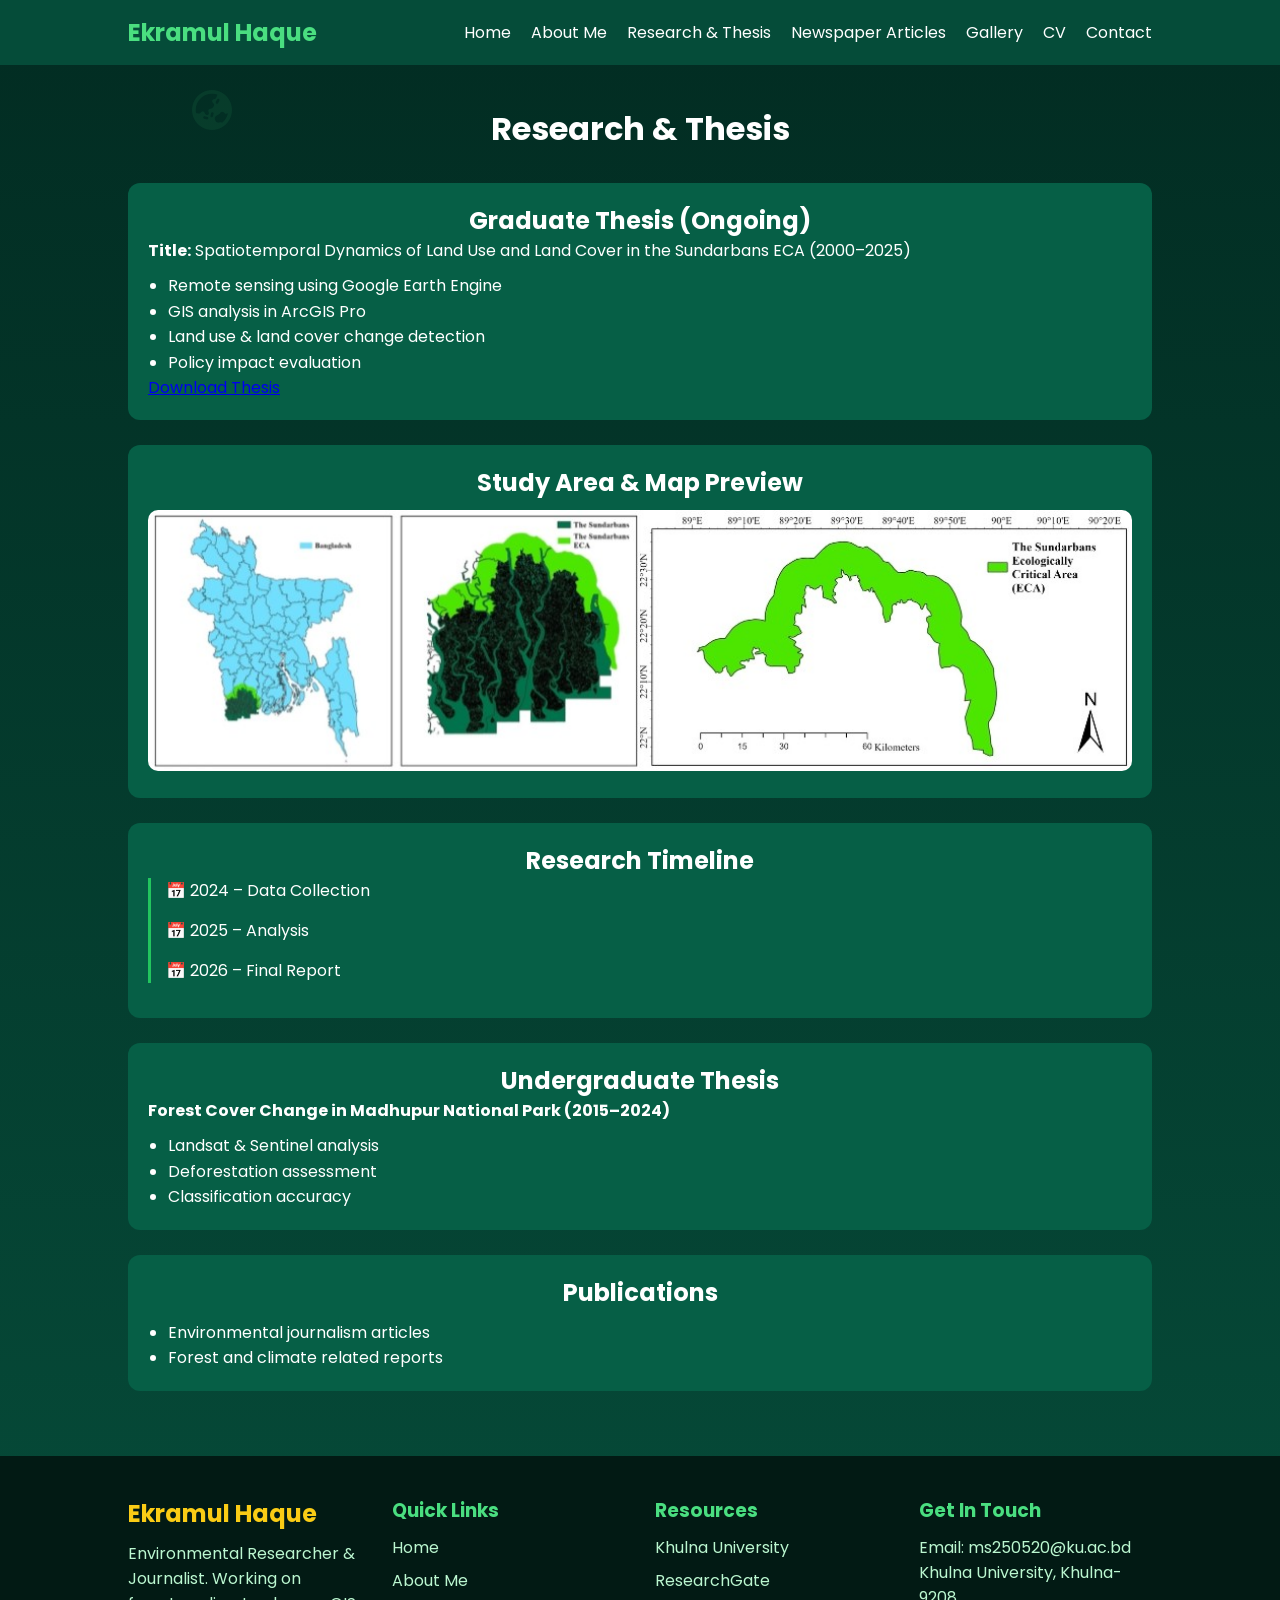
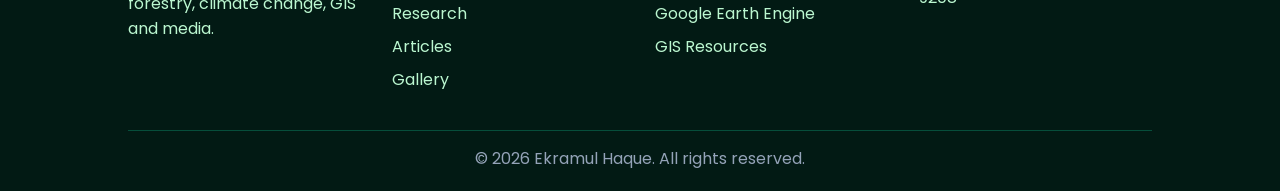
<file: research.html>
<!DOCTYPE html>
<html lang="en">
<head>
<meta charset="UTF-8">
<meta name="viewport" content="width=device-width, initial-scale=1.0">

<title>Research & Thesis | Ekramul Haque</title>

<link href="https://fonts.googleapis.com/css2?family=Poppins:wght@300;500;700&display=swap" rel="stylesheet">

<!-- Font Awesome -->
<link rel="stylesheet" href="https://cdnjs.cloudflare.com/ajax/libs/font-awesome/6.5.0/css/all.min.css">

<!-- MAIN CSS -->
<link rel="stylesheet" href="style.css">

</head>

<body>

<!-- 🌍 BACKGROUND ICONS -->
<div class="bg-icons">
<i class="fas fa-earth-asia"></i>
<i class="fas fa-satellite-dish"></i>
<i class="fas fa-tree"></i>
<i class="fas fa-globe"></i>
<i class="fas fa-seedling"></i>
</div>

<!-- HEADER LOAD -->
<div id="header"></div>

<!-- MAIN CONTENT -->
<div class="container">

<h1>Research & Thesis</h1>

<!-- GRADUATE -->
<div class="card">
<h2>Graduate Thesis (Ongoing)</h2>

<p><strong>Title:</strong> Spatiotemporal Dynamics of Land Use and Land Cover in the Sundarbans ECA (2000–2025)</p>

<ul>
<li>Remote sensing using Google Earth Engine</li>
<li>GIS analysis in ArcGIS Pro</li>
<li>Land use & land cover change detection</li>
<li>Policy impact evaluation</li>
</ul>

<a href="#" class="btn">Download Thesis</a>

</div>

<!-- MAP -->
<div class="card map">
<h2>Study Area & Map Preview</h2>
<img src="images/map.jpg">
</div>

<!-- TIMELINE -->
<div class="card">
<h2>Research Timeline</h2>

<div class="timeline">
<div>📅 2024 – Data Collection</div>
<div>📅 2025 – Analysis</div>
<div>📅 2026 – Final Report</div>
</div>

</div>

<!-- UNDERGRAD -->
<div class="card">
<h2>Undergraduate Thesis</h2>

<p><strong>Forest Cover Change in Madhupur National Park (2015–2024)</strong></p>

<ul>
<li>Landsat & Sentinel analysis</li>
<li>Deforestation assessment</li>
<li>Classification accuracy</li>
</ul>

</div>

<!-- PUBLICATIONS -->
<div class="card">
<h2>Publications</h2>

<ul>
<li>Environmental journalism articles</li>
<li>Forest and climate related reports</li>
</ul>

</div>

</div>

<!-- FOOTER LOAD -->
<div id="footer"></div>

<!-- MENU FIX -->
<script>
function toggleMenu(){
const menu = document.getElementById("menu");
if(menu){
menu.classList.toggle("active");
}
}
</script>

<!-- HEADER & FOOTER LOAD -->
<script>
fetch("header.html")
.then(res => res.text())
.then(data => {
document.getElementById("header").innerHTML = data;
});

fetch("footer.html")
.then(res => res.text())
.then(data => {
document.getElementById("footer").innerHTML = data;
});
</script>

</body>
</html>
</file>
<file: style.css>
/* RESET */
*{margin:0;padding:0;box-sizing:border-box;}

body{
font-family:'Poppins',sans-serif;
background:linear-gradient(to bottom,#022c22,#064e3b);
color:white;
overflow-x:hidden;
}

/* ===== BACKGROUND ANIMATION ===== */
.bg-icons{
position:fixed;
top:0;
left:0;
width:100%;
height:100%;
pointer-events:none;
z-index:0;
}

.bg-icons i{
position:absolute;
font-size:40px;
color:#4ade80;
opacity:0.08;
animation:float 20s linear infinite;
}

.bg-icons i:nth-child(1){top:10%;left:15%;}
.bg-icons i:nth-child(2){top:30%;left:70%;}
.bg-icons i:nth-child(3){top:60%;left:20%;}
.bg-icons i:nth-child(4){top:75%;left:80%;}
.bg-icons i:nth-child(5){top:50%;left:50%;}

@keyframes float{
0%{transform:translateY(0);}
50%{transform:translateY(-30px);}
100%{transform:translateY(0);}
}

/* ===== CONTENT ABOVE BG ===== */
header, .container, footer{
position:relative;
z-index:1;
}

/* HEADER */
header{
padding:15px 10%;
display:flex;
justify-content:space-between;
align-items:center;
background:rgba(6,78,59,0.95);
position:sticky;
top:0;
z-index:1000;
}

header h2{color:#4ade80;}

nav{display:flex;}

nav a{
margin-left:20px;
text-decoration:none;
color:white;
transition:0.3s;
}

nav a:hover{color:#4ade80;}

.menu-btn{
display:none;
font-size:26px;
cursor:pointer;
}

/* HERO */
.hero{
text-align:center;
padding:40px 10%;
}

.profile-img{
width:130px;
height:130px;
border-radius:50%;
object-fit:cover;
border:4px solid #22c55e;
margin-bottom:15px;
}

.hero h1{font-size:2.3rem;}
.hero p{color:#bbf7d0;}

/* SOCIAL */
.socials{
margin-top:15px;
}

.socials a{
display:inline-block;
margin:6px;
font-size:20px;
width:40px;
height:40px;
line-height:40px;
text-align:center;
background:#065f46;
border-radius:50%;
color:white;
transition:0.3s;
}

.socials a:hover{
background:#22c55e;
color:black;
transform:scale(1.1);
}

/* QUICK LINKS */
.quick-links{
padding:30px 10%;
display:grid;
grid-template-columns:repeat(auto-fit,minmax(180px,1fr));
gap:15px;
}

/* CARD (global) */
.card{
background:#065f46;
padding:20px;
border-radius:12px;
text-align:center;
text-decoration:none;
color:white;
transition:0.3s;
margin-bottom:25px;
}

.card:hover{
background:#047857;
transform:translateY(-5px);
}

/* ===== RESEARCH PAGE FIX ===== */
.container .card{
text-align:left;
}

.container .card h2{
text-align:center;
}

.container .card ul{
padding-left:20px;
margin-top:10px;
line-height:1.6;
}

/* LOGOS */
.logos{
padding:20px 10%;
text-align:center;
}

.logo-grid{
display:grid;
grid-template-columns:repeat(auto-fit,minmax(90px,1fr));
gap:15px;
}

.logo-grid a{
display:flex;
align-items:center;
justify-content:center;
background:#065f46;
border-radius:10px;
padding:10px;
height:90px;
}

.logo-grid img{
max-width:60px;
max-height:60px;
object-fit:contain;
}

/* CONTAINER */
.container{
padding:40px 10%;
}

h1{
text-align:center;
margin-bottom:30px;
}

/* MAP */
.map img{
width:100%;
border-radius:10px;
margin-top:10px;
}

/* TIMELINE */
.timeline{
border-left:3px solid #22c55e;
padding-left:15px;
}

.timeline div{
margin-bottom:15px;
}

/* ===== FOOTER ===== */
footer{
background:#021a14;
padding:40px 10% 20px;
color:#bbf7d0;
}

.footer-container{
display:grid;
grid-template-columns:repeat(auto-fit,minmax(220px,1fr));
gap:30px;
margin-bottom:30px;
}

.footer-section h2{
color:#facc15;
margin-bottom:10px;
}

.footer-section h3{
color:#4ade80;
margin-bottom:10px;
}

.footer-section a{
display:block;
text-decoration:none;
color:#bbf7d0;
margin-bottom:8px;
}

.footer-section a:hover{
color:#22c55e;
padding-left:5px;
}

.footer-bottom{
text-align:center;
border-top:1px solid #064e3b;
padding-top:15px;
color:#94a3b8;
}

/* MOBILE */
@media(max-width:768px){

nav{
display:none;
flex-direction:column;
background:#022c22;
position:absolute;
top:65px;
right:10%;
padding:15px;
border-radius:10px;
}

nav.active{display:flex;}

.menu-btn{display:block;}

.hero h1{font-size:1.7rem;}

}
</file>
